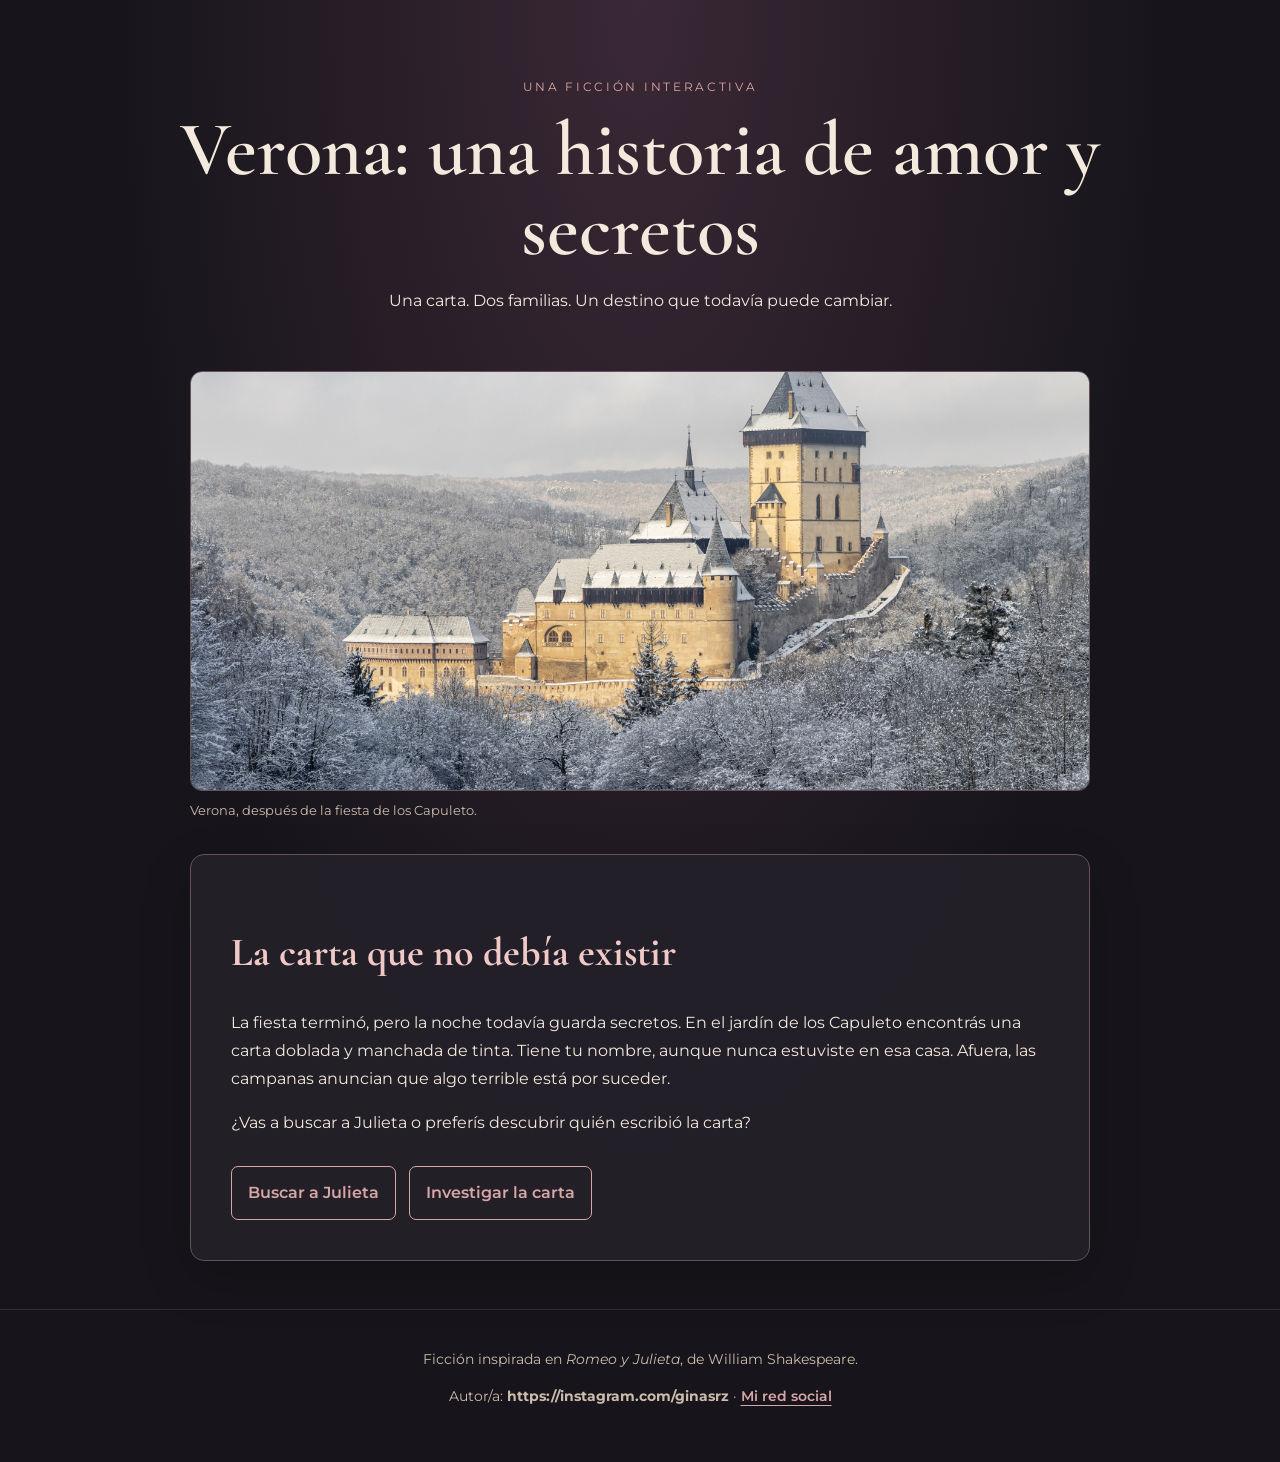
<file: index.html>
<!DOCTYPE html>
<html lang="es">
<head>
  <meta charset="UTF-8">
  <meta name="viewport" content="width=device-width, initial-scale=1.0">
  <title>Verona: una historia de amor y secretos</title>
  <link rel="stylesheet" href="estilos.css">
</head>
<body>
<header class="cabecera">
  <p class="sobrelinea">UNA FICCIÓN INTERACTIVA</p>
  <h1>Verona: una historia de amor y secretos</h1>
  <p>Una carta. Dos familias. Un destino que todavía puede cambiar.</p>
</header>
<main>
  <figure class="portada">
    <img src="imagenes/verona.jpg" alt="Ilustración de una calle antigua de Verona bajo la luz de la luna">
    <figcaption>Verona, después de la fiesta de los Capuleto.</figcaption>
  </figure>
  <article>
    <h2>La carta que no debía existir</h2>
    <p>La fiesta terminó, pero la noche todavía guarda secretos. En el jardín de los Capuleto encontrás una carta doblada y manchada de tinta. Tiene tu nombre, aunque nunca estuviste en esa casa. Afuera, las campanas anuncian que algo terrible está por suceder.</p>
    <p>¿Vas a buscar a Julieta o preferís descubrir quién escribió la carta?</p>
    <nav class="opciones" aria-label="Elegí cómo continuar">
      <a href="julieta.html">Buscar a Julieta</a>
      <a href="carta.html">Investigar la carta</a>
    </nav>
  </article>
</main>
<footer><p>Ficción inspirada en <em>Romeo y Julieta</em>, de William Shakespeare.</p><p>Autor/a: <strong>https://instagram.com/ginasrz</strong> · <a href="https://instagram.com/" target="_blank" rel="noopener">Mi red social</a></p></footer>
</body>
</html>
</file>
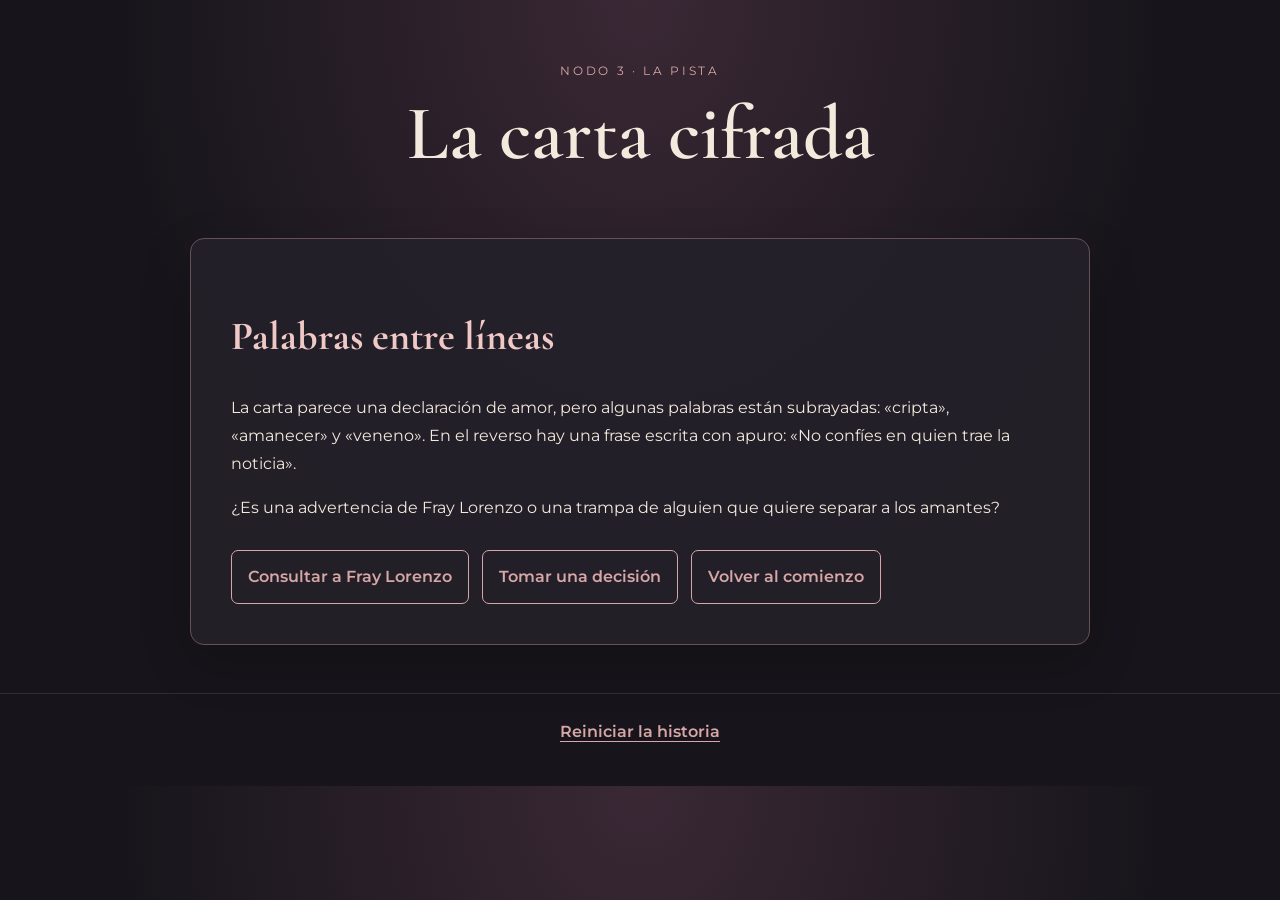
<file: carta.html>
<!DOCTYPE html>
<html lang="es">
<head><meta charset="UTF-8"><meta name="viewport" content="width=device-width, initial-scale=1.0"><title>La carta cifrada</title><link rel="stylesheet" href="estilos.css"></head>
<body><header><p class="sobrelinea">NODO 3 · LA PISTA</p><h1>La carta cifrada</h1></header>
<main><article>
<h2>Palabras entre líneas</h2>
<p>La carta parece una declaración de amor, pero algunas palabras están subrayadas: «cripta», «amanecer» y «veneno». En el reverso hay una frase escrita con apuro: «No confíes en quien trae la noticia».</p>
<p>¿Es una advertencia de Fray Lorenzo o una trampa de alguien que quiere separar a los amantes?</p>
<nav class="opciones"><a href="fraile.html">Consultar a Fray Lorenzo</a><a href="final.html">Tomar una decisión</a><a href="index.html">Volver al comienzo</a></nav>
</article></main><footer><a href="index.html">Reiniciar la historia</a></footer></body></html>
</file>
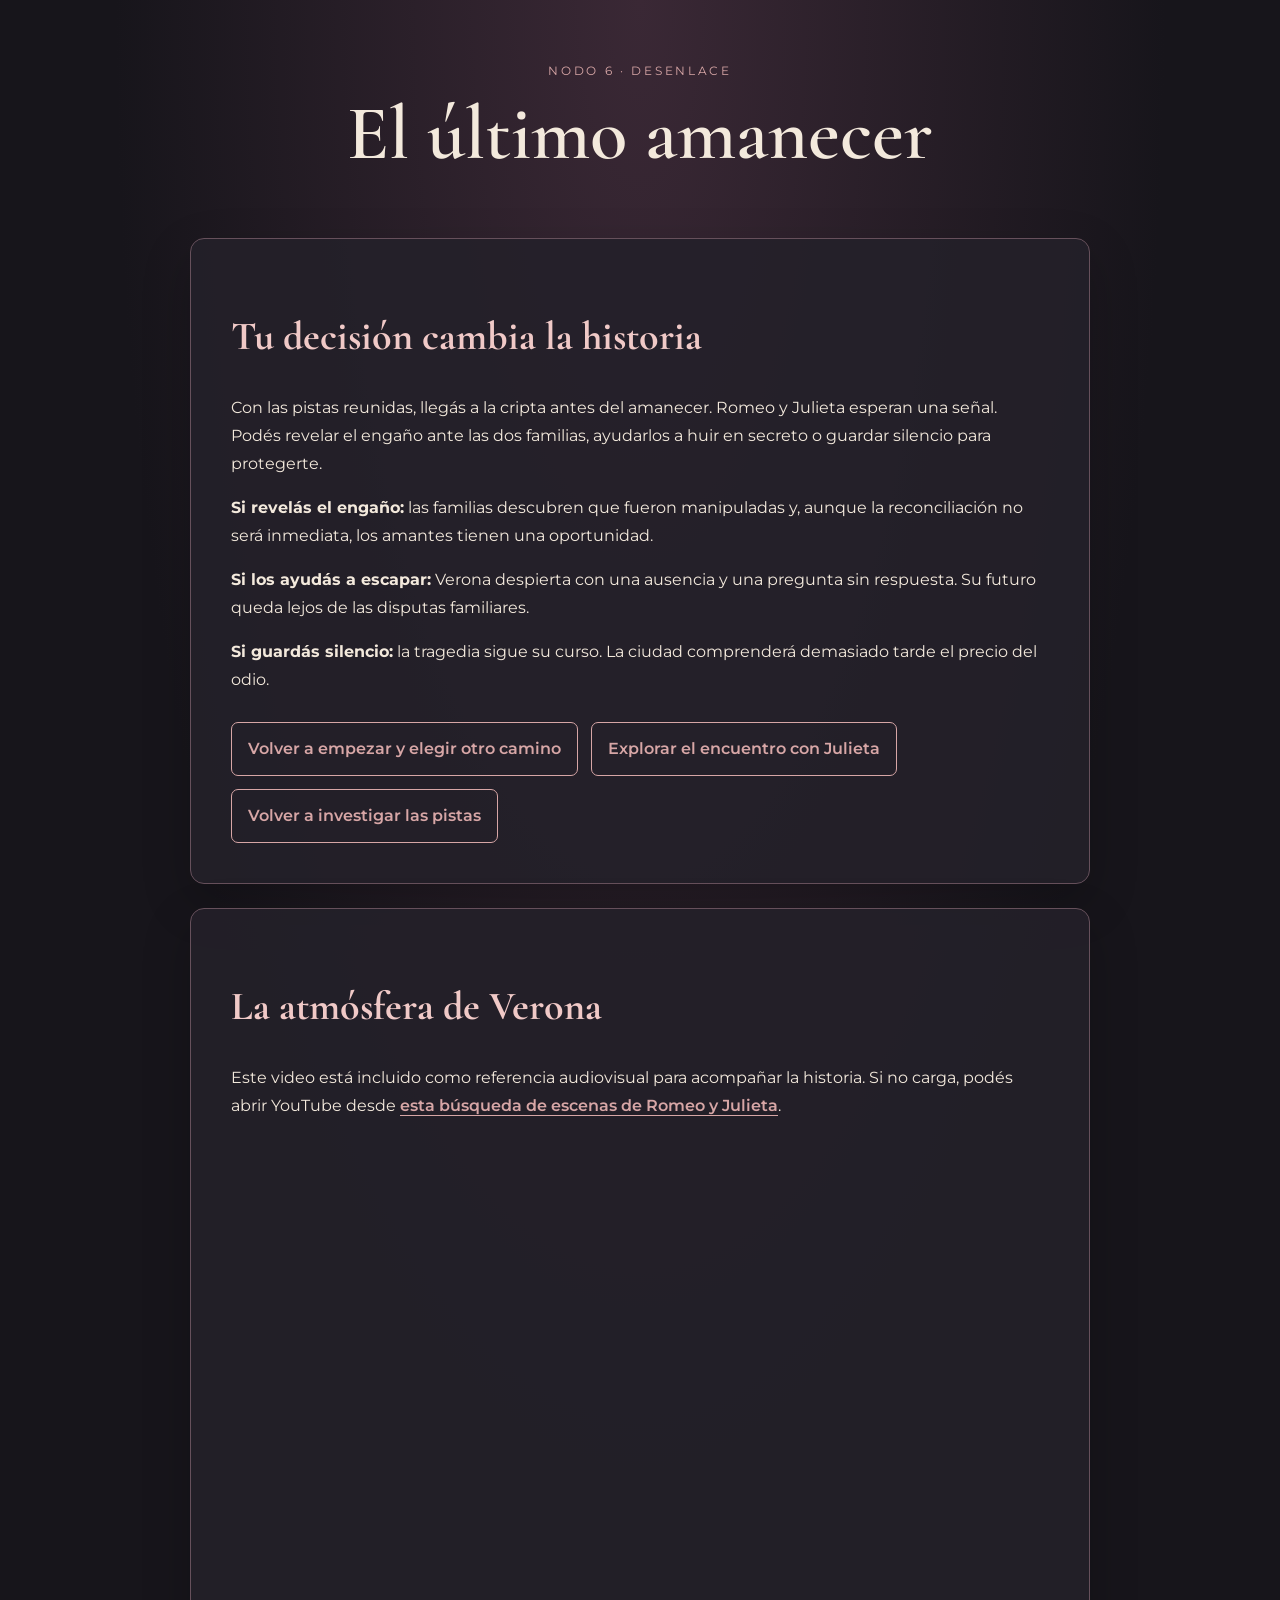
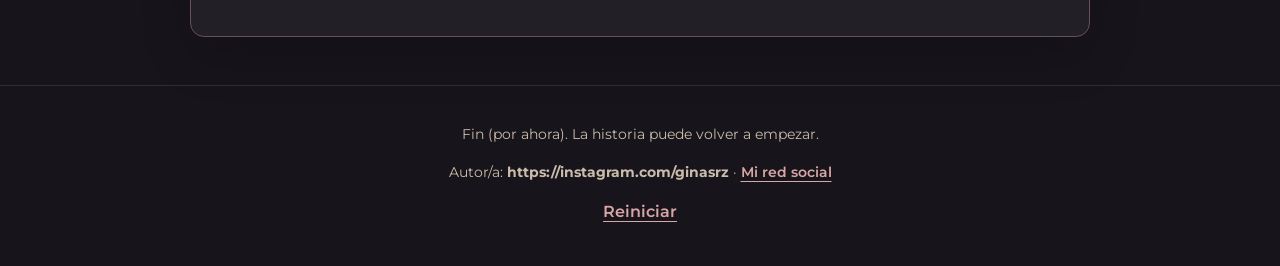
<file: final.html>
<!DOCTYPE html>
<html lang="es">
<head><meta charset="UTF-8"><meta name="viewport" content="width=device-width, initial-scale=1.0"><title>El último amanecer</title><link rel="stylesheet" href="estilos.css"></head>
<body><header><p class="sobrelinea">NODO 6 · DESENLACE</p><h1>El último amanecer</h1></header>
<main><article>
<h2>Tu decisión cambia la historia</h2>
<p>Con las pistas reunidas, llegás a la cripta antes del amanecer. Romeo y Julieta esperan una señal. Podés revelar el engaño ante las dos familias, ayudarlos a huir en secreto o guardar silencio para protegerte.</p>
<p><strong>Si revelás el engaño:</strong> las familias descubren que fueron manipuladas y, aunque la reconciliación no será inmediata, los amantes tienen una oportunidad.</p>
<p><strong>Si los ayudás a escapar:</strong> Verona despierta con una ausencia y una pregunta sin respuesta. Su futuro queda lejos de las disputas familiares.</p>
<p><strong>Si guardás silencio:</strong> la tragedia sigue su curso. La ciudad comprenderá demasiado tarde el precio del odio.</p>
<nav class="opciones"><a href="index.html">Volver a empezar y elegir otro camino</a><a href="julieta.html">Explorar el encuentro con Julieta</a><a href="carta.html">Volver a investigar las pistas</a></nav>
</article>
<section class="multimedia"><h2>La atmósfera de Verona</h2><p>Este video está incluido como referencia audiovisual para acompañar la historia. Si no carga, podés abrir YouTube desde <a href="https://www.youtube.com/results?search_query=Romeo+and+Juliet+balcony+scene+film" target="_blank" rel="noopener">esta búsqueda de escenas de Romeo y Julieta</a>.</p>
<div class="video"><iframe src="https://www.youtube-nocookie.com/embed/4VBsi0VxiLg" title="Video relacionado con Romeo y Julieta" loading="lazy" allow="accelerometer; autoplay; clipboard-write; encrypted-media; gyroscope; picture-in-picture; web-share" referrerpolicy="strict-origin-when-cross-origin" allowfullscreen></iframe></div></section>
</main><footer><p>Fin (por ahora). La historia puede volver a empezar.</p><p>Autor/a: <strong>https://instagram.com/ginasrz</strong> · <a href="https://instagram.com/" target="_blank" rel="noopener">Mi red social</a></p><a href="index.html">Reiniciar</a></footer></body></html>
</file>
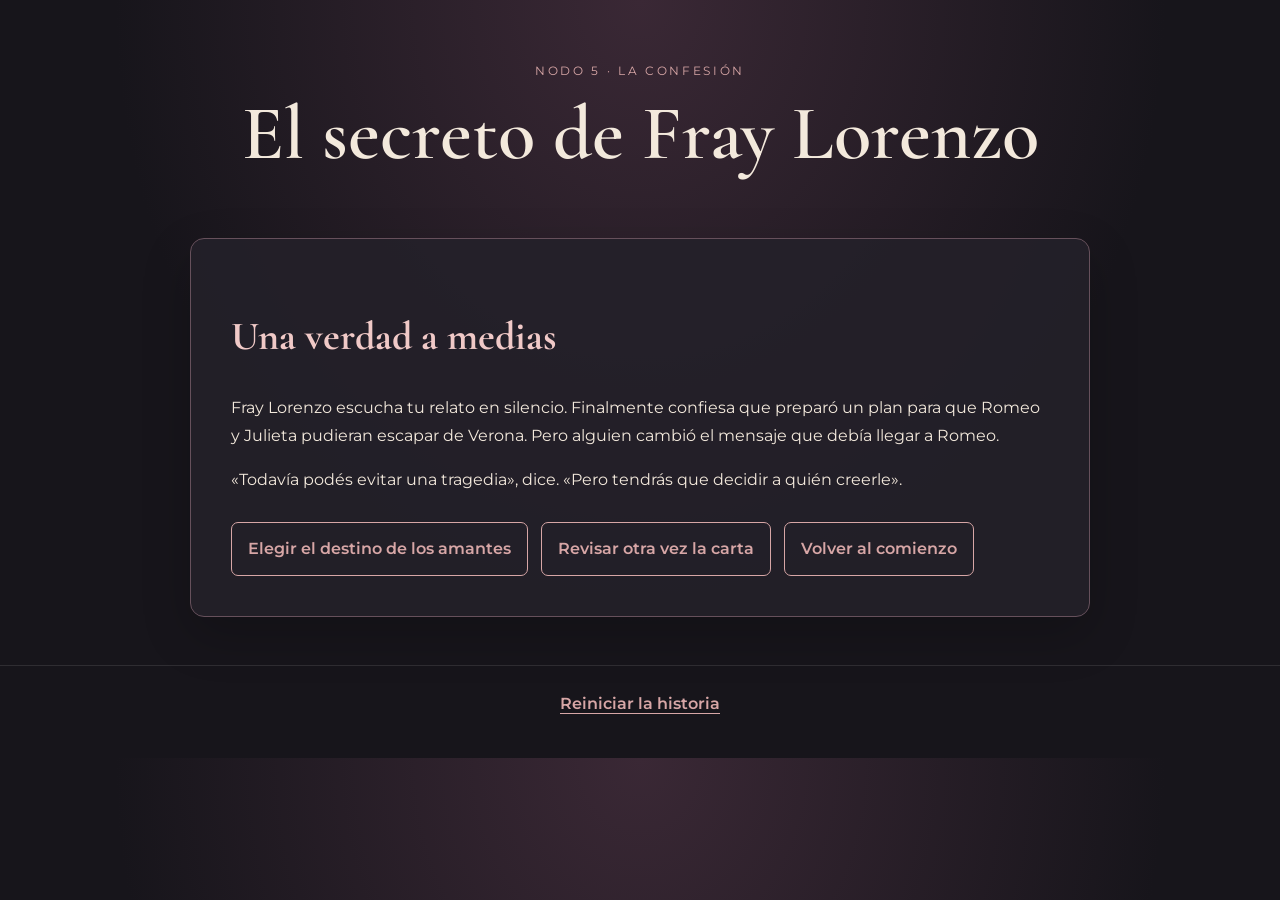
<file: fraile.html>
<!DOCTYPE html>
<html lang="es">
<head><meta charset="UTF-8"><meta name="viewport" content="width=device-width, initial-scale=1.0"><title>El secreto de Fray Lorenzo</title><link rel="stylesheet" href="estilos.css"></head>
<body><header><p class="sobrelinea">NODO 5 · LA CONFESIÓN</p><h1>El secreto de Fray Lorenzo</h1></header>
<main><article>
<h2>Una verdad a medias</h2>
<p>Fray Lorenzo escucha tu relato en silencio. Finalmente confiesa que preparó un plan para que Romeo y Julieta pudieran escapar de Verona. Pero alguien cambió el mensaje que debía llegar a Romeo.</p>
<p>«Todavía podés evitar una tragedia», dice. «Pero tendrás que decidir a quién creerle».</p>
<nav class="opciones"><a href="final.html">Elegir el destino de los amantes</a><a href="carta.html">Revisar otra vez la carta</a><a href="index.html">Volver al comienzo</a></nav>
</article></main><footer><a href="index.html">Reiniciar la historia</a></footer></body></html>
</file>
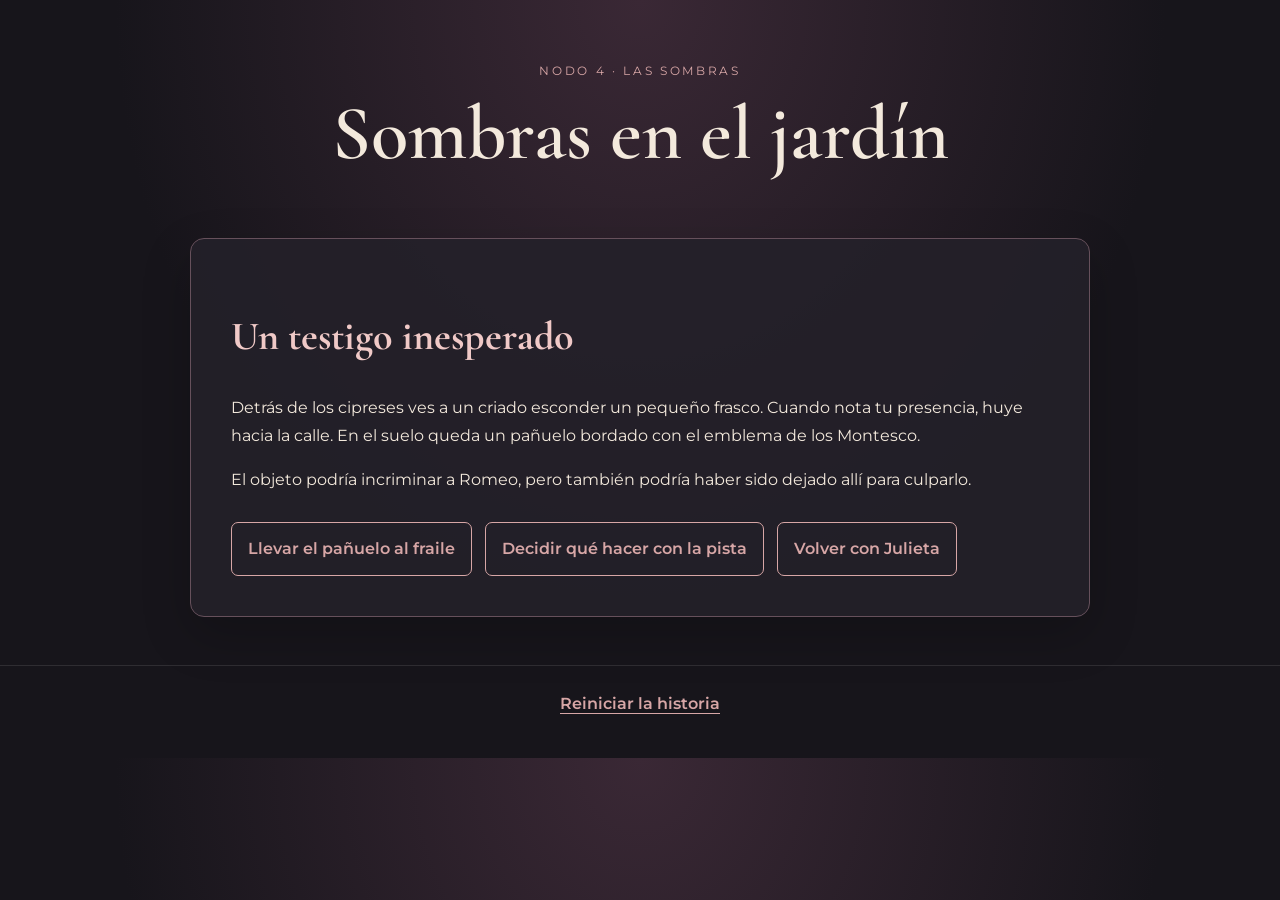
<file: jardin.html>
<!DOCTYPE html>
<html lang="es">
<head><meta charset="UTF-8"><meta name="viewport" content="width=device-width, initial-scale=1.0"><title>Sombras en el jardín</title><link rel="stylesheet" href="estilos.css"></head>
<body><header><p class="sobrelinea">NODO 4 · LAS SOMBRAS</p><h1>Sombras en el jardín</h1></header>
<main><article>
<h2>Un testigo inesperado</h2>
<p>Detrás de los cipreses ves a un criado esconder un pequeño frasco. Cuando nota tu presencia, huye hacia la calle. En el suelo queda un pañuelo bordado con el emblema de los Montesco.</p>
<p>El objeto podría incriminar a Romeo, pero también podría haber sido dejado allí para culparlo.</p>
<nav class="opciones"><a href="fraile.html">Llevar el pañuelo al fraile</a><a href="final.html">Decidir qué hacer con la pista</a><a href="julieta.html">Volver con Julieta</a></nav>
</article></main><footer><a href="index.html">Reiniciar la historia</a></footer></body></html>
</file>
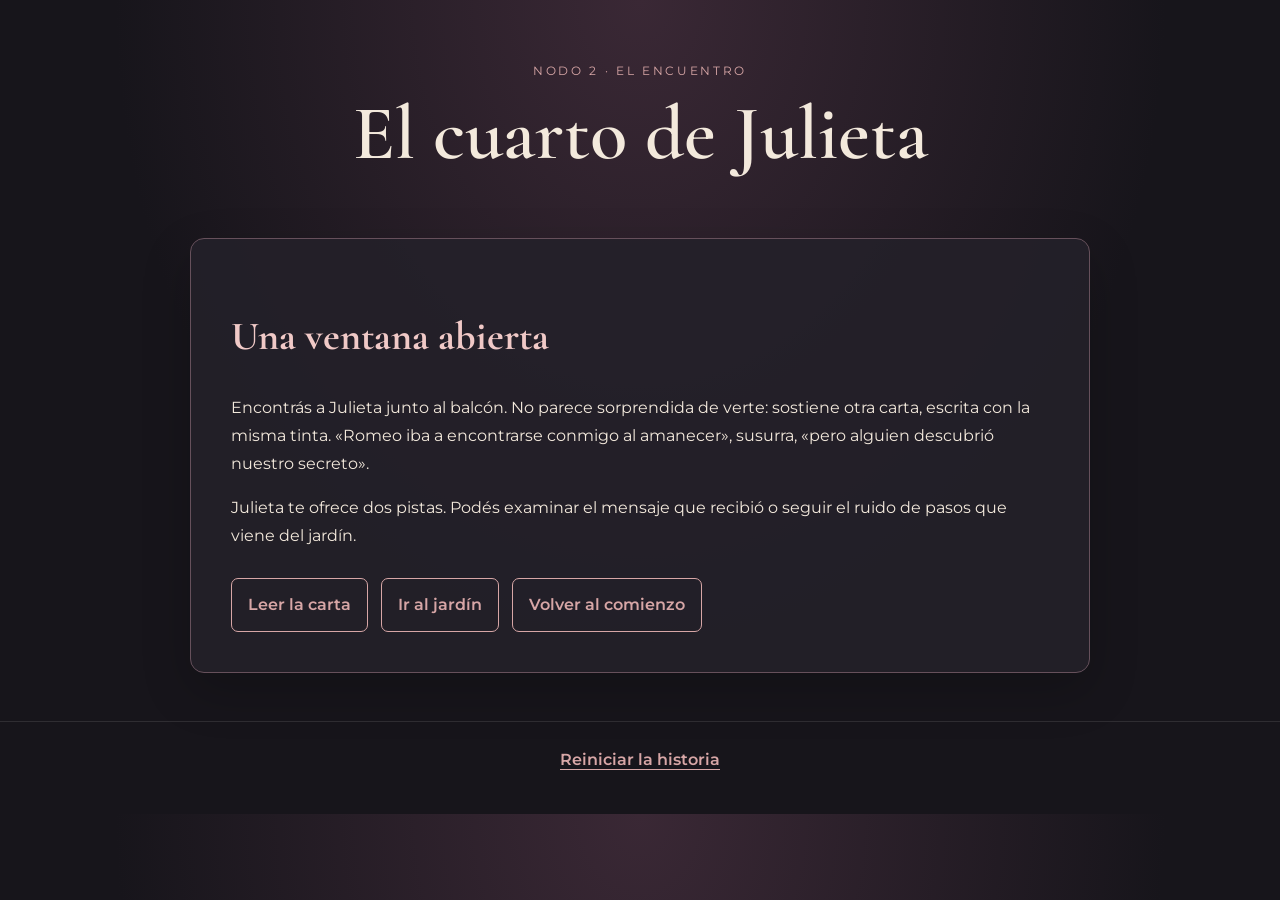
<file: julieta.html>
<!DOCTYPE html>
<html lang="es">
<head><meta charset="UTF-8"><meta name="viewport" content="width=device-width, initial-scale=1.0"><title>El cuarto de Julieta</title><link rel="stylesheet" href="estilos.css"></head>
<body><header><p class="sobrelinea">NODO 2 · EL ENCUENTRO</p><h1>El cuarto de Julieta</h1></header>
<main><article>
<h2>Una ventana abierta</h2>
<p>Encontrás a Julieta junto al balcón. No parece sorprendida de verte: sostiene otra carta, escrita con la misma tinta. «Romeo iba a encontrarse conmigo al amanecer», susurra, «pero alguien descubrió nuestro secreto».</p>
<p>Julieta te ofrece dos pistas. Podés examinar el mensaje que recibió o seguir el ruido de pasos que viene del jardín.</p>
<nav class="opciones"><a href="carta.html">Leer la carta</a><a href="jardin.html">Ir al jardín</a><a href="index.html">Volver al comienzo</a></nav>
</article></main><footer><a href="index.html">Reiniciar la historia</a></footer></body></html>
</file>
<file: estilos.css>
@import url('https://fonts.googleapis.com/css2?family=Cormorant+Garamond:wght@400;500;600;700&family=Montserrat:wght@400;500;600;700&display=swap');

:root {
  --fondo: #17151b;
  --panel: #24202a;
  --texto: #f3e9dc;
  --suave: #cbbbaa;
  --acento: #d7a6a6;
  --borde: #66505b;
}
* { box-sizing: border-box; }
body {
  margin: 0;
  background: radial-gradient(ellipse at top, #3a2835 0%, var(--fondo) 58%);
  color: var(--texto);
  font-family: 'Montserrat', sans-serif;
  font-size: 16px;
  line-height: 1.75;
}
header { text-align: center; padding: 3rem 1.25rem 1.5rem; }
.cabecera { padding-top: 4rem; }
.sobrelinea { color: var(--acento); letter-spacing: .22em; text-transform: uppercase; font-size: .76rem; }
h1 { font-family: 'Cormorant Garamond', serif; font-size: clamp(2.6rem, 7vw, 4.8rem); line-height: 1.05; font-weight: 600; margin: .4rem auto 1rem; max-width: 950px; }
h2 { font-family: 'Cormorant Garamond', serif; font-size: clamp(1.8rem, 4vw, 2.5rem); line-height: 1.2; color: #f0c9c7; }
p { font-family: 'Montserrat', sans-serif; font-size: 1rem; color: var(--texto); }
a { color: var(--acento); font-weight: 600; text-underline-offset: 4px; }
a:hover, a:focus { color: white; }
main { width: min(900px, 92%); margin: 0 auto 3rem; }
article, .multimedia { background: rgba(36,32,42,.88); border: 1px solid var(--borde); border-radius: 14px; padding: clamp(1.3rem, 4vw, 2.5rem); margin: 1.5rem 0; box-shadow: 0 18px 50px #0003; }
.portada { margin: 1rem 0 2rem; }
.portada img { width: 100%; max-height: 420px; object-fit: cover; display: block; border-radius: 12px; border: 1px solid var(--borde); }
figcaption { color: var(--suave); font-size: .82rem; padding-top: .5rem; }
.opciones { display: flex; flex-wrap: wrap; gap: .8rem; margin-top: 1.8rem; }
.opciones a { display: inline-block; padding: .75rem 1rem; border: 1px solid var(--acento); border-radius: 7px; text-decoration: none; transition: background .2s ease; }
.opciones a:hover { background: #684653; }
.video { position: relative; width: 100%; aspect-ratio: 16 / 9; overflow: hidden; border-radius: 10px; }
.video iframe { position: absolute; inset: 0; width: 100%; height: 100%; border: 0; }
footer { text-align: center; padding: 1.5rem 1rem 2.5rem; color: var(--suave); border-top: 1px solid #ffffff1a; }
footer p { color: var(--suave); font-size: .85rem; }
@media (max-width: 600px) { header { padding-top: 2rem; } .opciones { flex-direction: column; } .opciones a { text-align: center; } }
</file>
